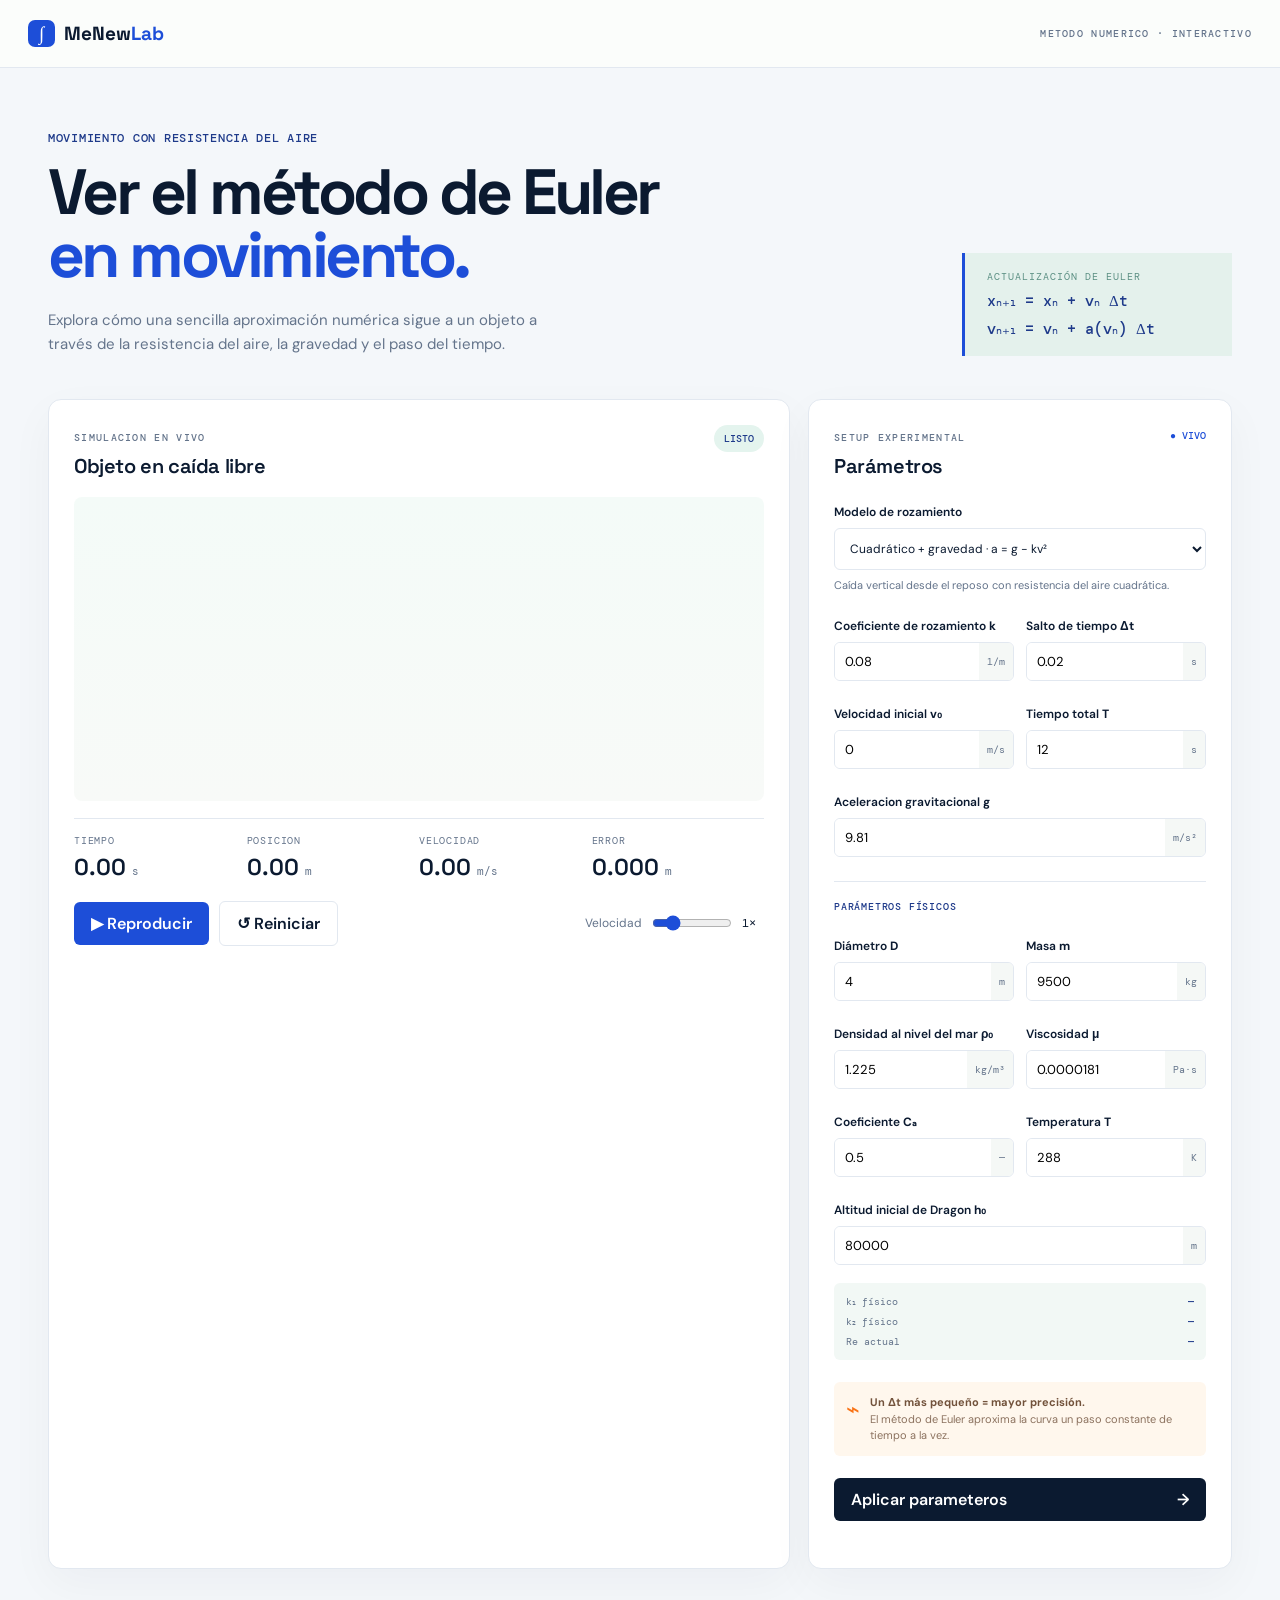
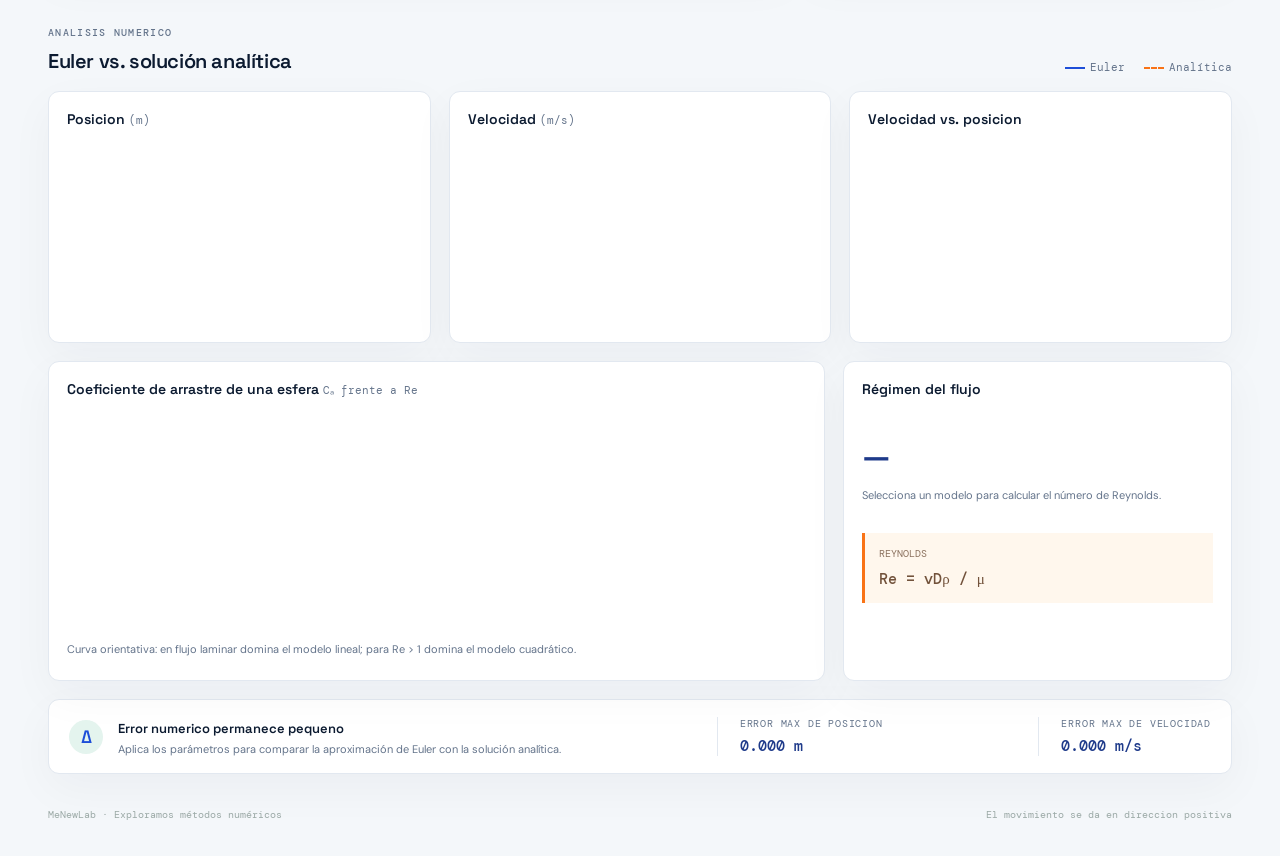
<file: index.html>
<!doctype html>
<html lang="en">

<head>
  <meta charset="utf-8">
  <meta name="viewport" content="width=device-width, initial-scale=1">
  <meta name="description"
    content="Simulación interactiva del método de Euler para el movimiento con resistencia aerodinámica.">
  <title>MeNewLab — Movimiento con rozamiento</title>
  <link rel="stylesheet" href="style.css">
</head>

<body>
  <header class="topbar">
    <div class="brand"><span class="brand-mark">∫</span><span>MeNew<span class="accent">Lab</span></span></div>
    <div class="eyebrow">METODO NUMERICO · INTERACTIVO</div>
  </header>

  <main class="shell">
    <section class="hero">
      <div>
        <p class="kicker">Movimiento con resistencia del aire</p>
        <h1>Ver el método de Euler<br><em>en movimiento.</em></h1>
        <p class="intro">
          Explora cómo una sencilla aproximación numérica sigue a un objeto a través de la resistencia del aire, la
          gravedad y el paso del tiempo.
        </p>
      </div>
      <div class="equation-card">
        <span>Actualización de Euler</span>
        <strong>xₙ₊₁ = xₙ + vₙ Δt</strong>
        <strong>vₙ₊₁ = vₙ + a(vₙ) Δt</strong>
      </div>
    </section>

    <section class="dashboard-grid">
      <article class="panel motion-panel">
        <div class="panel-heading">
          <div>
            <span class="section-label">SIMULACION EN VIVO</span>
            <h2 id="motionTitle">Objeto en caída libre</h2>
          </div>
          <span id="statusPill" class="status-pill">LISTO</span>
        </div>
        <canvas id="motionCanvas" aria-label="Visualización de movimiento animado"></canvas>
        <div class="metric-row">
          <div><span>TIEMPO</span><strong id="timeMetric">0.00 <small>s</small></strong></div>
          <div><span>POSICION</span><strong id="positionMetric">0.00 <small>m</small></strong></div>
          <div><span>VELOCIDAD</span><strong id="velocityMetric">0.00 <small>m/s</small></strong></div>
          <div><span>ERROR</span><strong id="errorMetric">0.000 <small>m</small></strong></div>
        </div>
        <div class="transport">
          <button id="playButton" class="primary-button">▶ <span>Reproducir</span></button>
          <button id="resetButton" class="secondary-button">↺ Reiniciar</button>
          <label class="speed-control">
            Velocidad
            <input id="speedInput" type="range" min="0.25" max="4" value="1" step="0.25">
            <output id="speedOutput">1×</output>
          </label>
        </div>
      </article>

      <aside class="panel controls-panel">
        <div class="panel-heading">
          <div>
            <span class="section-label">SETUP EXPERIMENTAL</span>
            <h2>Parámetros</h2>
          </div>
          <span class="live-dot">● VIVO</span>
        </div>
        <label class="field-label" for="modelSelect">Modelo de rozamiento</label>
        <select id="modelSelect">
          <option value="quadratic-gravity">Cuadrático + gravedad · a = g − kv²</option>
          <option value="linear-gravity">Lineal + gravedad · a = g − kv</option>
          <option value="quadratic">Cuadrático solamente · a = −kv²</option>
          <option value="linear">Lineal solamente · a = −kv</option>
          <option value="dragon">Dragon · atmósfera variable</option>
        </select>
        <p id="modelDescription" class="field-help">Caída vertical desde el reposo con resistencia del aire cuadrática.
        </p>
        <div class="fields-two">
          <label>
            <span>Coeficiente de rozamiento <b>k</b></span>
            <div class="input-unit">
              <input id="kInput" type="number" min="0.001" max="2" step="0.001" value="0.08">
              <i>1/m</i>
            </div>
          </label>
          <label>
            <span>Salto de tiempo <b>Δt</b></span>
            <div class="input-unit">
              <input id="dtInput" type="number" min="0.001" max="0.5" step="0.001" value="0.02">
              <i>s</i>
            </div>
          </label>
        </div>
        <div class="fields-two">
          <label>
            <span>Velocidad inicial <b>v₀</b></span>
            <div class="input-unit">
              <input id="v0Input" type="number" min="0" max="100" step="0.1" value="0">
              <i>m/s</i>
            </div>
          </label>
          <label>
            <span>Tiempo total <b>T</b></span>
            <div class="input-unit">
              <input id="totalTimeInput" type="number" min="0.5" max="5000" step="0.5" value="12">
              <i>s</i>
            </div>
          </label>
        </div>
        <label class="field-label" for="gInput">Aceleracion gravitacional <b>g</b></label>
        <div class="input-unit full">
          <input id="gInput" type="number" min="0" max="30" step="0.01" value="9.81">
          <i>m/s²</i>
        </div>
        <p class="subsection-label">Parámetros físicos</p>
        <div class="fields-two">
          <label>
            <span>Diámetro <b>D</b></span>
            <div class="input-unit">
              <input id="diameterInput" type="number" min="0.001" max="100" step="0.01" value="4">
              <i>m</i>
            </div>
          </label>
          <label>
            <span>Masa <b>m</b></span>
            <div class="input-unit">
              <input id="massInput" type="number" min="0.001" max="1000000" step="1" value="9500">
              <i>kg</i>
            </div>
          </label>
        </div>
        <div class="fields-two">
          <label>
            <span>Densidad al nivel del mar <b>ρ₀</b></span>
            <div class="input-unit">
              <input id="rhoInput" type="number" min="0.001" max="20" step="0.001" value="1.225">
              <i>kg/m³</i>
            </div>
          </label>
          <label>
            <span>Viscosidad <b>μ</b></span>
            <div class="input-unit">
              <input id="muInput" type="number" min="0.0000001" max="1" step="0.0000001" value="0.0000181">
              <i>Pa·s</i>
            </div>
          </label>
        </div>
        <div class="fields-two">
          <label>
            <span>Coeficiente <b>Cₐ</b></span>
            <div class="input-unit">
              <input id="caInput" type="number" min="0.01" max="5" step="0.01" value="0.5">
              <i>—</i>
            </div>
          </label>
          <label>
            <span>Temperatura <b>T</b></span>
            <div class="input-unit">
              <input id="atmoTempInput" type="number" min="100" max="500" step="1" value="288">
              <i>K</i>
            </div>
          </label>
        </div>
        <label class="field-label" for="altitudeInput">Altitud inicial de Dragon <b>h₀</b></label>
        <div class="input-unit full">
          <input id="altitudeInput" type="number" min="0" max="200000" step="100" value="80000">
          <i>m</i>
        </div>
        <div class="physical-output">
          <span>k₁ físico</span><strong id="physicalK1">—</strong>
          <span>k₂ físico</span><strong id="physicalK2">—</strong>
          <span>Re actual</span><strong id="reMetric">—</strong>
        </div>
        <div class="control-note">
          <span>⌁</span>
          <p>
            <strong>Un Δt más pequeño = mayor precisión.</strong><br>
            El método de Euler aproxima la curva un paso constante de tiempo a la vez.
          </p>
        </div>
        <button id="applyButton" class="apply-button">Aplicar parameteros <span>→</span></button>
        <p id="errorMessage" class="error-message" role="alert"></p>
      </aside>
    </section>

    <section class="charts-heading">
      <div>
        <span class="section-label">ANALISIS NUMERICO</span>
        <h2>Euler vs. solución analítica</h2>
      </div>
      <div class="legend">
        <span><i class="legend-line euler-line"></i>Euler</span>
        <span id="analyticalLegend"><i class="legend-line analytical-line"></i>Analítica</span>
      </div>
    </section>
    <section class="charts-grid">
      <article class="chart-card">
        <h3>Posicion <span>(m)</span></h3><canvas id="positionChart"></canvas>
      </article>
      <article class="chart-card">
        <h3>Velocidad <span>(m/s)</span></h3><canvas id="velocityChart"></canvas>
      </article>
      <article class="chart-card">
        <h3>Velocidad vs. posicion</h3><canvas id="phaseChart"></canvas>
      </article>
    </section>

    <section class="drag-analysis">
      <article class="chart-card drag-chart-card">
        <h3>Coeficiente de arrastre de una esfera <span>Cₐ frente a Re</span></h3>
        <canvas id="dragChart" aria-label="Gráfica del coeficiente de arrastre frente al número de Reynolds"></canvas>
        <p class="chart-note">Curva orientativa: en flujo laminar domina el modelo lineal; para Re &gt; 1 domina el
          modelo cuadrático.</p>
      </article>
      <article class="chart-card regime-card">
        <h3>Régimen del flujo</h3>
        <div class="regime-value" id="regimeValue">—</div>
        <p id="regimeText">Selecciona un modelo para calcular el número de Reynolds.</p>
        <div class="formula-box">
          <span>Reynolds</span>
          <strong>Re = vDρ / μ</strong>
        </div>
      </article>
    </section>

    <section class="insight-row">
      <div class="insight-icon">Δ</div>
      <div>
        <strong id="insightTitle">Error numerico permanece pequeno</strong>
        <p id="insightText">
          Aplica los parámetros para comparar la aproximación de Euler con la solución analítica.
        </p>
      </div>
      <div class="accuracy">
        <span>ERROR MAX DE POSICION</span>
        <strong id="maxPositionError">0.000 m</strong>
      </div>
      <div class="accuracy">
        <span>ERROR MAX DE VELOCIDAD</span>
        <strong id="maxVelocityError">0.000 m/s</strong>
      </div>
    </section>
    <footer>
      <span>MeNewLab · Exploramos métodos numéricos</span>
      <span>El movimiento se da en direccion positiva</span>
    </footer>
  </main>
  <script src="simulation.js"></script>
</body>

</html>
</file>
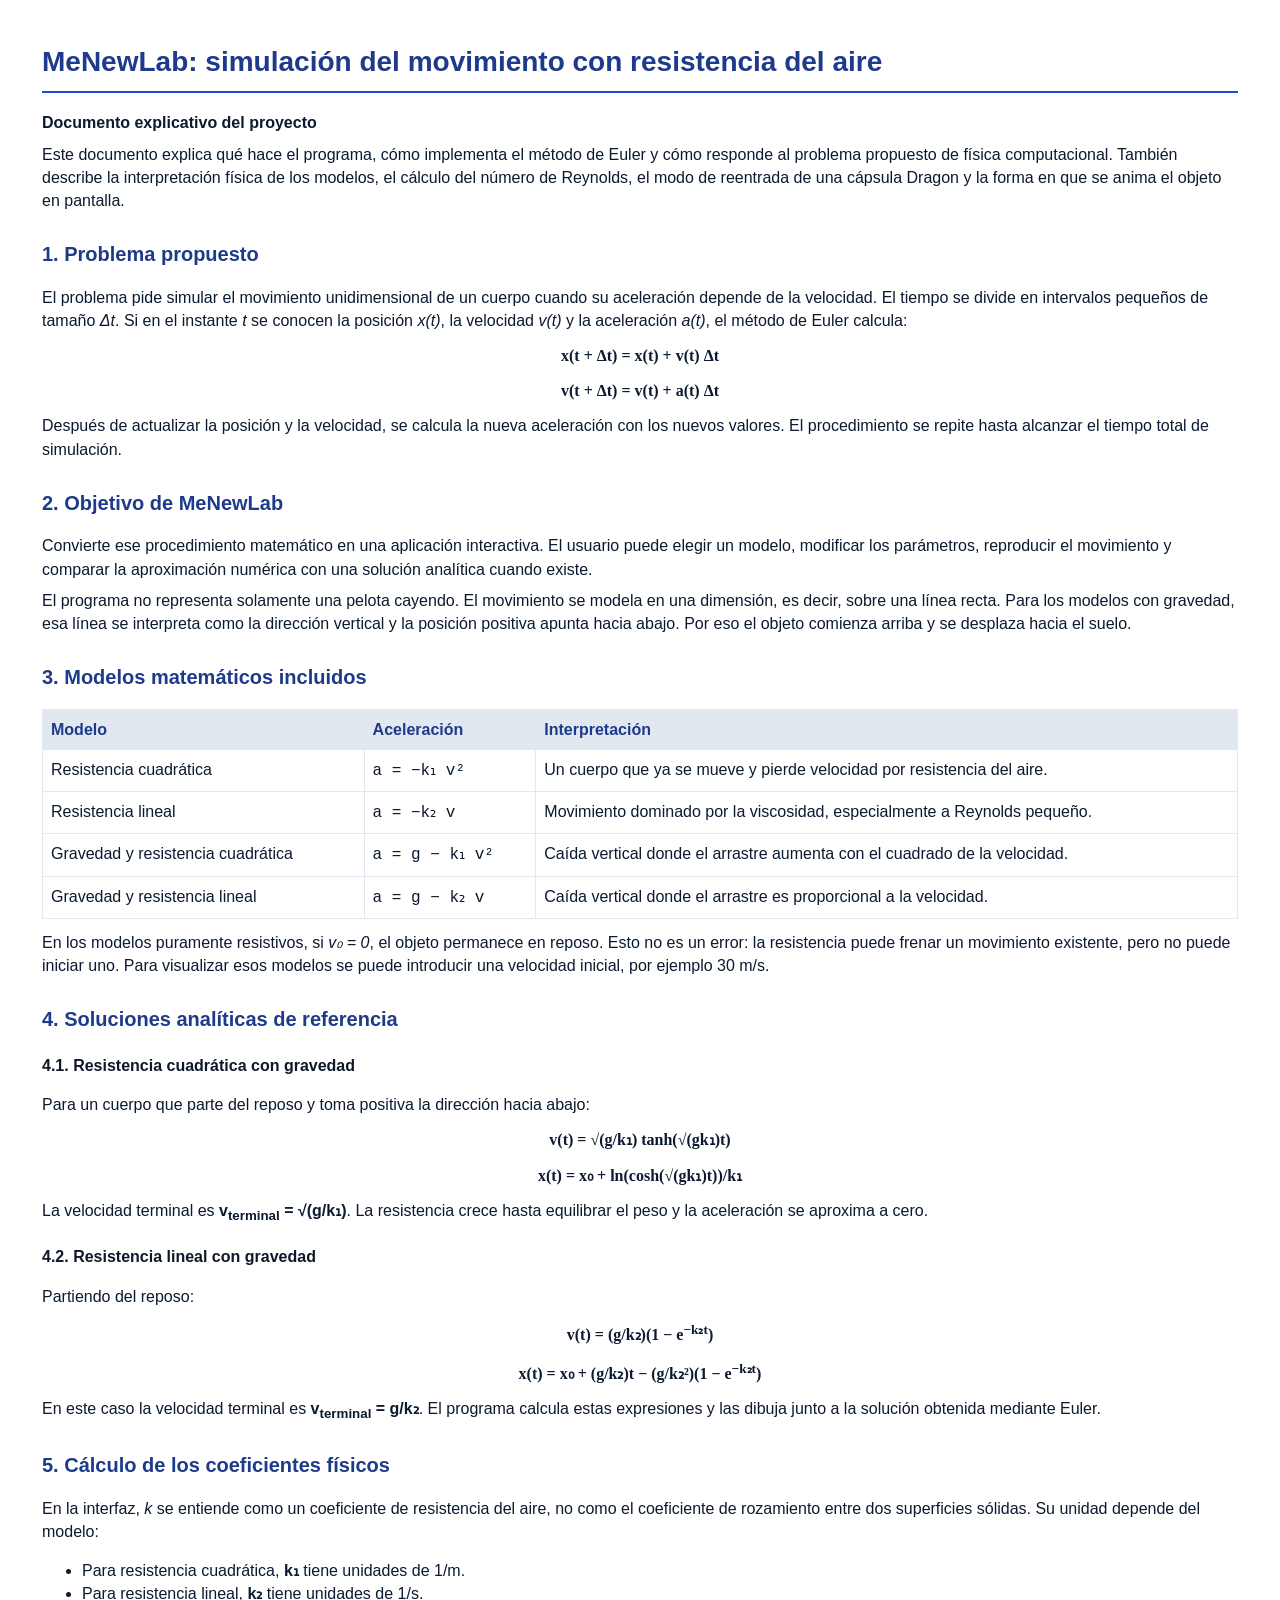
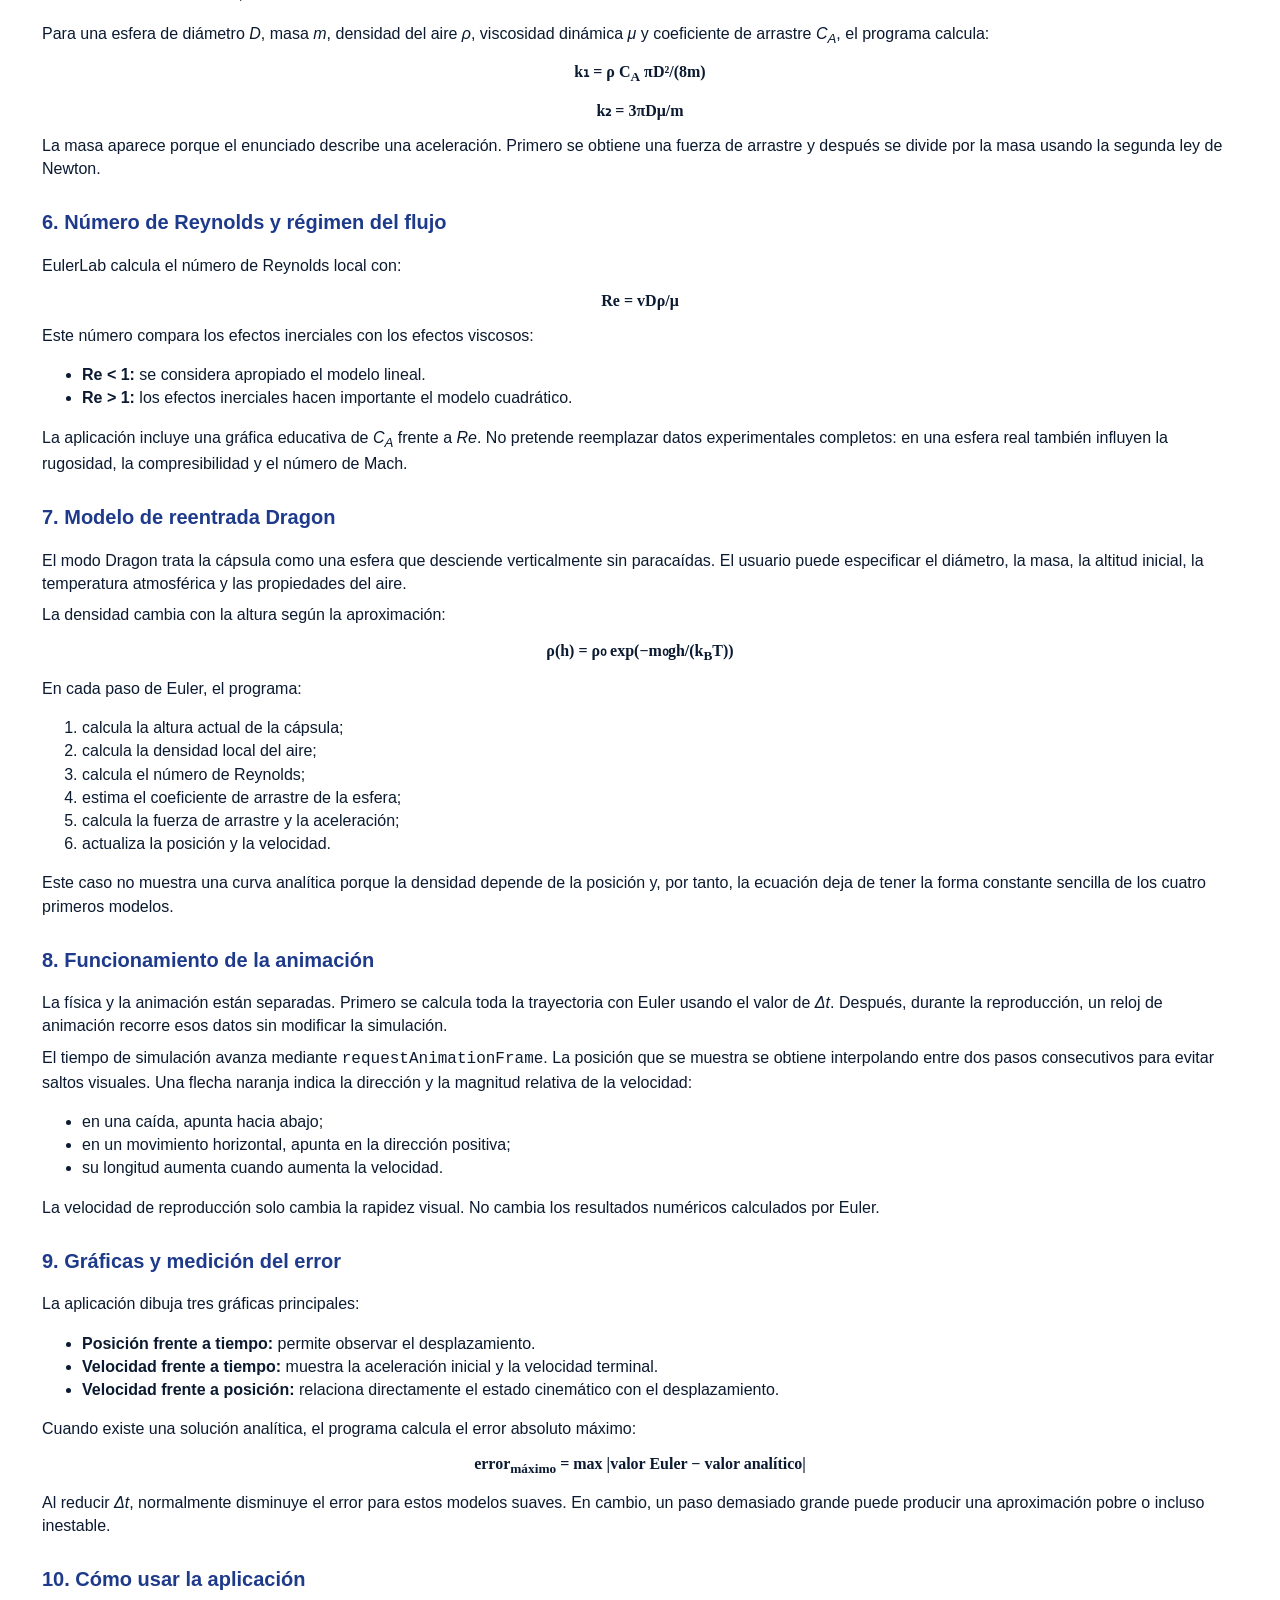
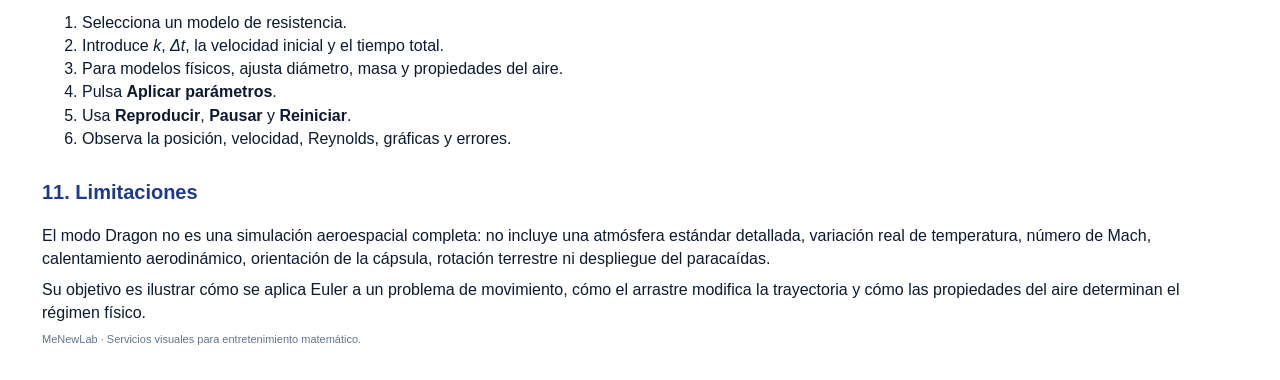
<file: MeNewLab_Explicacion.html>
<!doctype html>
<html lang="es">

<head>
  <meta charset="utf-8">
  <title>MenewLab: explicación del proyecto</title>
  <style>
    body {
      font-family: Arial, sans-serif;
      line-height: 1.45;
      color: #0b1a30;
      margin: 42px;
    }

    h1 {
      color: #1e3a8a;
      font-size: 28px;
      border-bottom: 2px solid #1d4ed8;
      padding-bottom: 8px;
    }

    h2 {
      color: #1e3a8a;
      font-size: 20px;
      margin-top: 28px;
    }

    h3 {
      color: #0f172a;
      font-size: 16px;
      margin-top: 20px;
    }

    p {
      margin: 8px 0;
    }

    code,
    pre {
      font-family: Menlo, monospace;
    }

    pre {
      background: #f4f7fa;
      padding: 12px;
      border-left: 3px solid #1d4ed8;
    }

    table {
      border-collapse: collapse;
      width: 100%;
      margin: 12px 0;
    }

    th,
    td {
      border: 1px solid #e2e8f0;
      padding: 8px;
      text-align: left;
      vertical-align: top;
    }

    th {
      background: #e2e8f0;
      color: #1e3a8a;
    }

    .note {
      background: #fff4e8;
      border-left: 4px solid #f97316;
      padding: 10px 14px;
    }

    .formula {
      text-align: center;
      font-family: Georgia, serif;
      font-size: 16px;
      margin: 12px;
    }

    .small {
      color: #64748b;
      font-size: 11px;
    }
  </style>
</head>

<body>
  <h1>MeNewLab: simulación del movimiento con resistencia del aire</h1>
  <p><strong>Documento explicativo del proyecto</strong></p>
  <p>Este documento explica qué hace el programa, cómo implementa el método de Euler y cómo responde al problema
    propuesto de física computacional. También describe la interpretación física de los modelos, el cálculo del número
    de Reynolds, el modo de reentrada de una cápsula Dragon y la forma en que se anima el objeto en pantalla.</p>

  <h2>1. Problema propuesto</h2>
  <p>El problema pide simular el movimiento unidimensional de un cuerpo cuando su aceleración depende de la velocidad.
    El tiempo se divide en intervalos pequeños de tamaño <em>Δt</em>. Si en el instante <em>t</em> se conocen la
    posición <em>x(t)</em>, la velocidad <em>v(t)</em> y la aceleración <em>a(t)</em>, el método de Euler calcula:</p>
  <p class="formula"><strong>x(t + Δt) = x(t) + v(t) Δt</strong></p>
  <p class="formula"><strong>v(t + Δt) = v(t) + a(t) Δt</strong></p>
  <p>Después de actualizar la posición y la velocidad, se calcula la nueva aceleración con los nuevos valores. El
    procedimiento se repite hasta alcanzar el tiempo total de simulación.</p>

  <h2>2. Objetivo de MeNewLab</h2>
  <p>Convierte ese procedimiento matemático en una aplicación interactiva. El usuario puede elegir un modelo,
    modificar los parámetros, reproducir el movimiento y comparar la aproximación numérica con una solución analítica
    cuando existe.</p>
  <p>El programa no representa solamente una pelota cayendo. El movimiento se modela en una dimensión, es decir, sobre
    una línea recta. Para los modelos con gravedad, esa línea se interpreta como la dirección vertical y la posición
    positiva apunta hacia abajo. Por eso el objeto comienza arriba y se desplaza hacia el suelo.</p>

  <h2>3. Modelos matemáticos incluidos</h2>
  <table>
    <tr>
      <th>Modelo</th>
      <th>Aceleración</th>
      <th>Interpretación</th>
    </tr>
    <tr>
      <td>Resistencia cuadrática</td>
      <td><code>a = −k₁ v²</code></td>
      <td>Un cuerpo que ya se mueve y pierde velocidad por resistencia del aire.</td>
    </tr>
    <tr>
      <td>Resistencia lineal</td>
      <td><code>a = −k₂ v</code></td>
      <td>Movimiento dominado por la viscosidad, especialmente a Reynolds pequeño.</td>
    </tr>
    <tr>
      <td>Gravedad y resistencia cuadrática</td>
      <td><code>a = g − k₁ v²</code></td>
      <td>Caída vertical donde el arrastre aumenta con el cuadrado de la velocidad.</td>
    </tr>
    <tr>
      <td>Gravedad y resistencia lineal</td>
      <td><code>a = g − k₂ v</code></td>
      <td>Caída vertical donde el arrastre es proporcional a la velocidad.</td>
    </tr>
  </table>
  <p>En los modelos puramente resistivos, si <em>v₀ = 0</em>, el objeto permanece en reposo. Esto no es un error: la
    resistencia puede frenar un movimiento existente, pero no puede iniciar uno. Para visualizar esos modelos se puede
    introducir una velocidad inicial, por ejemplo 30 m/s.</p>

  <h2>4. Soluciones analíticas de referencia</h2>
  <h3>4.1. Resistencia cuadrática con gravedad</h3>
  <p>Para un cuerpo que parte del reposo y toma positiva la dirección hacia abajo:</p>
  <p class="formula"><strong>v(t) = √(g/k₁) tanh(√(gk₁)t)</strong></p>
  <p class="formula"><strong>x(t) = x₀ + ln(cosh(√(gk₁)t))/k₁</strong></p>
  <p>La velocidad terminal es <strong>v<sub>terminal</sub> = √(g/k₁)</strong>. La resistencia crece hasta equilibrar el
    peso y la aceleración se aproxima a cero.</p>

  <h3>4.2. Resistencia lineal con gravedad</h3>
  <p>Partiendo del reposo:</p>
  <p class="formula"><strong>v(t) = (g/k₂)(1 − e<sup>−k₂t</sup>)</strong></p>
  <p class="formula"><strong>x(t) = x₀ + (g/k₂)t − (g/k₂²)(1 − e<sup>−k₂t</sup>)</strong></p>
  <p>En este caso la velocidad terminal es <strong>v<sub>terminal</sub> = g/k₂</strong>. El programa calcula estas
    expresiones y las dibuja junto a la solución obtenida mediante Euler.</p>

  <h2>5. Cálculo de los coeficientes físicos</h2>
  <p>En la interfaz, <em>k</em> se entiende como un coeficiente de resistencia del aire, no como el coeficiente de
    rozamiento entre dos superficies sólidas. Su unidad depende del modelo:</p>
  <ul>
    <li>Para resistencia cuadrática, <strong>k₁</strong> tiene unidades de 1/m.</li>
    <li>Para resistencia lineal, <strong>k₂</strong> tiene unidades de 1/s.</li>
  </ul>
  <p>Para una esfera de diámetro <em>D</em>, masa <em>m</em>, densidad del aire <em>ρ</em>, viscosidad dinámica
    <em>μ</em> y coeficiente de arrastre <em>C<sub>A</sub></em>, el programa calcula:
  </p>
  <p class="formula"><strong>k₁ = ρ C<sub>A</sub> πD²/(8m)</strong></p>
  <p class="formula"><strong>k₂ = 3πDμ/m</strong></p>
  <p>La masa aparece porque el enunciado describe una aceleración. Primero se obtiene una fuerza de arrastre y después
    se divide por la masa usando la segunda ley de Newton.</p>

  <h2>6. Número de Reynolds y régimen del flujo</h2>
  <p>EulerLab calcula el número de Reynolds local con:</p>
  <p class="formula"><strong>Re = vDρ/μ</strong></p>
  <p>Este número compara los efectos inerciales con los efectos viscosos:</p>
  <ul>
    <li><strong>Re &lt; 1:</strong> se considera apropiado el modelo lineal.</li>
    <li><strong>Re &gt; 1:</strong> los efectos inerciales hacen importante el modelo cuadrático.</li>
  </ul>
  <p>La aplicación incluye una gráfica educativa de <em>C<sub>A</sub></em> frente a <em>Re</em>. No pretende reemplazar
    datos experimentales completos: en una esfera real también influyen la rugosidad, la compresibilidad y el número de
    Mach.</p>

  <h2>7. Modelo de reentrada Dragon</h2>
  <p>El modo Dragon trata la cápsula como una esfera que desciende verticalmente sin paracaídas. El usuario puede
    especificar el diámetro, la masa, la altitud inicial, la temperatura atmosférica y las propiedades del aire.</p>
  <p>La densidad cambia con la altura según la aproximación:</p>
  <p class="formula"><strong>ρ(h) = ρ₀ exp(−m₀gh/(k<sub>B</sub>T))</strong></p>
  <p>En cada paso de Euler, el programa:</p>
  <ol>
    <li>calcula la altura actual de la cápsula;</li>
    <li>calcula la densidad local del aire;</li>
    <li>calcula el número de Reynolds;</li>
    <li>estima el coeficiente de arrastre de la esfera;</li>
    <li>calcula la fuerza de arrastre y la aceleración;</li>
    <li>actualiza la posición y la velocidad.</li>
  </ol>
  <p>Este caso no muestra una curva analítica porque la densidad depende de la posición y, por tanto, la ecuación deja
    de tener la forma constante sencilla de los cuatro primeros modelos.</p>

  <h2>8. Funcionamiento de la animación</h2>
  <p>La física y la animación están separadas. Primero se calcula toda la trayectoria con Euler usando el valor de
    <em>Δt</em>. Después, durante la reproducción, un reloj de animación recorre esos datos sin modificar la simulación.
  </p>
  <p>El tiempo de simulación avanza mediante <code>requestAnimationFrame</code>. La posición que se muestra se obtiene
    interpolando entre dos pasos consecutivos para evitar saltos visuales. Una flecha naranja indica la dirección y la
    magnitud relativa de la velocidad:</p>
  <ul>
    <li>en una caída, apunta hacia abajo;</li>
    <li>en un movimiento horizontal, apunta en la dirección positiva;</li>
    <li>su longitud aumenta cuando aumenta la velocidad.</li>
  </ul>
  <p>La velocidad de reproducción solo cambia la rapidez visual. No cambia los resultados numéricos calculados por
    Euler.</p>

  <h2>9. Gráficas y medición del error</h2>
  <p>La aplicación dibuja tres gráficas principales:</p>
  <ul>
    <li><strong>Posición frente a tiempo:</strong> permite observar el desplazamiento.</li>
    <li><strong>Velocidad frente a tiempo:</strong> muestra la aceleración inicial y la velocidad terminal.</li>
    <li><strong>Velocidad frente a posición:</strong> relaciona directamente el estado cinemático con el desplazamiento.
    </li>
  </ul>
  <p>Cuando existe una solución analítica, el programa calcula el error absoluto máximo:</p>
  <p class="formula"><strong>error<sub>máximo</sub> = max |valor Euler − valor analítico|</strong></p>
  <p>Al reducir <em>Δt</em>, normalmente disminuye el error para estos modelos suaves. En cambio, un paso demasiado
    grande puede producir una aproximación pobre o incluso inestable.</p>

  <h2>10. Cómo usar la aplicación</h2>
  <ol>
    <li>Selecciona un modelo de resistencia.</li>
    <li>Introduce <em>k</em>, <em>Δt</em>, la velocidad inicial y el tiempo total.</li>
    <li>Para modelos físicos, ajusta diámetro, masa y propiedades del aire.</li>
    <li>Pulsa <strong>Aplicar parámetros</strong>.</li>
    <li>Usa <strong>Reproducir</strong>, <strong>Pausar</strong> y <strong>Reiniciar</strong>.</li>
    <li>Observa la posición, velocidad, Reynolds, gráficas y errores.</li>
  </ol>

  <h2>11. Limitaciones</h2>
  <p>El modo Dragon no es una simulación aeroespacial completa: no incluye una
    atmósfera estándar detallada, variación real de temperatura, número de Mach, calentamiento aerodinámico, orientación
    de la cápsula, rotación terrestre ni despliegue del paracaídas.</p>
  <p>Su objetivo es ilustrar cómo se aplica Euler a un problema de movimiento, cómo el arrastre modifica
    la trayectoria y cómo las propiedades del aire determinan el régimen físico.</p>

  <p class="small">MeNewLab · Servicios visuales para entretenimiento matemático.</p>
</body>

</html>
</file>
<file: style.css>
/*GOD*/
@import url('https://fonts.googleapis.com/css2?family=DM+Mono:wght@400;500&family=DM+Sans:wght@400;500;600;700&family=Space+Grotesk:wght@500;600;700&display=swap');

:root {
  --ink: #0b1a30;
  --muted: #64748b;
  --line: #e2e8f0;
  --paper: #f4f7fa;
  --card: #ffffff;
  --teal: #1d4ed8;
  --teal-dark: #1e3a8a;
  --orange: #f97316;
  --navy: #0f172a;
  --shadow: 0 15px 45px #0b1a300a
}

* {
  box-sizing: border-box
}

body {
  margin: 0;
  color: var(--ink);
  background: var(--paper);
  font-family: 'DM Sans', sans-serif
}

button,
input,
select {
  font: inherit
}

.topbar {
  height: 68px;
  border-bottom: 1px solid var(--line);
  display: flex;
  align-items: center;
  justify-content: space-between;
  padding: 0 max(28px, calc((100% - 1240px)/2));
  background: #fbfdfb
}

.brand {
  font: 700 19px 'Space Grotesk';
  display: flex;
  gap: 9px;
  align-items: center
}

.brand-mark {
  background: var(--teal);
  color: white;
  border-radius: 7px;
  width: 27px;
  height: 27px;
  text-align: center;
  line-height: 27px;
  font-family: serif;
  font-size: 19px
}

.accent {
  color: var(--teal)
}

.eyebrow,
.section-label {
  font: 500 10px 'DM Mono';
  letter-spacing: .13em;
  color: var(--muted)
}

.shell {
  max-width: 1240px;
  margin: auto;
  padding: 62px 28px 35px
}

.hero {
  display: flex;
  justify-content: space-between;
  gap: 40px;
  align-items: flex-end;
  margin-bottom: 43px
}

.kicker {
  font: 500 12px 'DM Mono';
  color: var(--teal-dark);
  letter-spacing: .06em;
  margin: 0 0 15px;
  text-transform: uppercase
}

.hero h1 {
  font: 700 clamp(40px, 5vw, 66px)/.99 'Space Grotesk';
  letter-spacing: -.055em;
  margin: 0
}

.hero h1 em {
  font-style: normal;
  color: var(--teal)
}

.intro {
  max-width: 520px;
  color: var(--muted);
  font-size: 15px;
  line-height: 1.6;
  margin: 20px 0 0
}

.equation-card {
  background: #e4f1ec;
  border-left: 3px solid var(--teal);
  padding: 17px 22px;
  min-width: 270px;
  display: grid;
  gap: 8px;
  color: var(--teal-dark)
}

.equation-card span {
  font: 10px 'DM Mono';
  letter-spacing: .1em;
  text-transform: uppercase;
  color: #5b8f83
}

.equation-card strong {
  font: 15px 'DM Mono';
  font-weight: 500
}

.dashboard-grid {
  display: grid;
  grid-template-columns: 1.75fr 1fr;
  gap: 18px
}

.panel,
.chart-card,
.insight-row {
  background: var(--card);
  border: 1px solid var(--line);
  box-shadow: var(--shadow)
}

.panel {
  border-radius: 13px
}

.motion-panel {
  padding: 25px 25px 18px
}

.controls-panel {
  padding: 25px 25px 24px
}

.panel-heading {
  display: flex;
  justify-content: space-between;
  align-items: flex-start
}

.panel-heading h2,
.charts-heading h2 {
  font: 600 20px 'Space Grotesk';
  margin: 7px 0 0;
  letter-spacing: -.02em
}

.status-pill {
  font: 500 10px 'DM Mono';
  color: var(--teal-dark);
  background: #e4f4ee;
  border-radius: 20px;
  padding: 7px 10px
}

.live-dot {
  font: 500 10px 'DM Mono';
  color: var(--teal);
  padding-top: 4px
}

.motion-panel canvas {
  display: block;
  width: 100%;
  height: 304px;
  margin: 18px 0 0;
  background: linear-gradient(180deg, #f4fbf8, #f8faf8);
  border-radius: 8px
}

.metric-row {
  display: grid;
  grid-template-columns: repeat(4, 1fr);
  border-top: 1px solid var(--line);
  margin-top: 17px;
  padding-top: 15px
}

.metric-row span,
.accuracy span {
  display: block;
  font: 10px 'DM Mono';
  letter-spacing: .08em;
  color: var(--muted)
}

.metric-row strong {
  display: block;
  font: 600 23px 'Space Grotesk';
  margin-top: 5px
}

.metric-row small {
  font: 400 11px 'DM Mono';
  color: var(--muted)
}

.transport {
  display: flex;
  gap: 10px;
  align-items: center;
  margin-top: 19px
}

.primary-button,
.secondary-button,
.apply-button {
  border: 0;
  border-radius: 6px;
  padding: 11px 17px;
  cursor: pointer;
  font-weight: 600
}

.primary-button {
  background: var(--teal);
  color: white
}

.primary-button:hover,
.apply-button:hover {
  background: var(--teal-dark)
}

.secondary-button {
  background: white;
  border: 1px solid var(--line);
  color: var(--ink)
}

.speed-control {
  display: flex;
  align-items: center;
  gap: 8px;
  margin-left: auto;
  color: var(--muted);
  font-size: 12px
}

.speed-control input {
  width: 80px;
  accent-color: var(--teal)
}

.speed-control output {
  color: var(--ink);
  font-family: 'DM Mono';
  width: 22px
}

.field-label,
.controls-panel label>span {
  display: block;
  font-size: 12px;
  font-weight: 600;
  margin: 25px 0 8px
}

.controls-panel select {
  width: 100%;
  padding: 11px;
  border: 1px solid var(--line);
  border-radius: 6px;
  background: white;
  color: var(--ink);
  font-size: 12px
}

.field-help {
  font-size: 11px;
  color: var(--muted);
  line-height: 1.4;
  margin: 8px 0 0
}

.fields-two {
  display: grid;
  grid-template-columns: 1fr 1fr;
  gap: 12px
}

.fields-two label>span {
  margin-bottom: 8px
}

.input-unit {
  display: flex;
  border: 1px solid var(--line);
  border-radius: 6px;
  overflow: hidden;
  background: #fff
}

.input-unit input {
  min-width: 0;
  width: 100%;
  border: 0;
  padding: 10px;
  font-size: 13px;
  outline: 0
}

.input-unit:focus-within {
  border-color: var(--teal)
}

.input-unit i {
  font: 10px 'DM Mono';
  font-style: normal;
  color: var(--muted);
  background: #f5f8f6;
  display: flex;
  align-items: center;
  padding: 0 8px
}

.full {
  width: 100%
}

.control-note {
  display: flex;
  gap: 10px;
  background: #fff7ed;
  border-radius: 6px;
  margin-top: 22px;
  padding: 12px
}

.control-note span {
  color: var(--orange);
  font-size: 23px
}

.control-note p {
  font-size: 11px;
  line-height: 1.5;
  color: #8c725f;
  margin: 0
}

.control-note strong {
  color: #72523b
}

.apply-button {
  width: 100%;
  margin-top: 22px;
  background: var(--ink);
  color: white;
  display: flex;
  justify-content: space-between
}

.error-message {
  color: #c34e3d;
  min-height: 14px;
  font-size: 11px;
  margin: 9px 0 0
}

.charts-heading {
  display: flex;
  justify-content: space-between;
  align-items: end;
  margin: 51px 0 17px
}

.legend {
  display: flex;
  gap: 19px;
  font: 11px 'DM Mono';
  color: var(--muted)
}

.legend-line {
  display: inline-block;
  width: 20px;
  border-top: 2px solid var(--teal);
  vertical-align: middle;
  margin-right: 5px
}

.analytical-line {
  border-top: 2px dashed var(--orange)
}

.charts-grid {
  display: grid;
  grid-template-columns: repeat(3, 1fr);
  gap: 18px
}

.chart-card {
  border-radius: 11px;
  padding: 18px 18px 12px
}

.chart-card h3 {
  font: 600 14px 'Space Grotesk';
  margin: 0
}

.chart-card h3 span {
  font: 400 11px 'DM Mono';
  color: var(--muted)
}

.chart-card canvas {
  display: block;
  width: 100%;
  height: 190px;
  margin-top: 12px
}

.insight-row {
  display: flex;
  align-items: center;
  gap: 15px;
  margin-top: 18px;
  padding: 17px 20px;
  border-radius: 11px
}

.insight-icon {
  display: grid;
  place-items: center;
  width: 34px;
  height: 34px;
  background: #e4f4ee;
  color: var(--teal);
  font: 600 18px 'Space Grotesk';
  border-radius: 50%
}

.insight-row strong {
  font: 600 13px 'Space Grotesk'
}

.insight-row p {
  font-size: 11px;
  color: var(--muted);
  margin: 4px 0 0
}

.accuracy {
  margin-left: auto;
  padding-left: 22px;
  border-left: 1px solid var(--line)
}

.accuracy strong {
  display: block;
  font: 500 15px 'DM Mono';
  margin-top: 6px;
  color: var(--teal-dark)
}

footer {
  display: flex;
  justify-content: space-between;
  color: #9ba9a6;
  font: 10px 'DM Mono';
  margin-top: 34px
}

@media(max-width:850px) {
  .hero {
    display: block
  }

  .equation-card {
    margin-top: 25px
  }

  .dashboard-grid,
  .charts-grid {
    grid-template-columns: 1fr
  }

  .charts-heading {
    margin-top: 36px
  }

  .accuracy {
    margin-left: 0
  }

  .insight-row {
    flex-wrap: wrap
  }

}

@media(max-width:560px) {
  .shell {
    padding: 38px 16px
  }

  .topbar {
    padding: 0 16px
  }

  .eyebrow {
    display: none
  }

  .metric-row {
    grid-template-columns: 1fr 1fr;
    gap: 17px
  }

  .motion-panel,
  .controls-panel {
    padding: 18px
  }

  .transport {
    flex-wrap: wrap
  }

  .speed-control {
    margin-left: 0;
    width: 100%
  }

  .fields-two {
    gap: 8px
  }

  .hero h1 {
    font-size: 45px
  }

  .legend {
    gap: 7px
  }


  footer {
    display: block;
    line-height: 2
  }



}

.subsection-label {
  margin: 24px 0 0;
  padding-top: 18px;
  border-top: 1px solid var(--line);
  color: var(--teal-dark);
  font: 500 10px 'DM Mono';
  letter-spacing: .08em;
  text-transform: uppercase;
}

.physical-output {
  display: grid;
  grid-template-columns: 1fr auto;
  gap: 7px 12px;
  margin-top: 18px;
  padding: 12px;
  border-radius: 6px;
  background: #f2f8f5;
  font: 10px 'DM Mono';
}

.physical-output span {
  color: var(--muted);
}

.physical-output strong {
  color: var(--teal-dark);
  font-weight: 500;
}

.drag-analysis {
  display: grid;
  grid-template-columns: 2fr 1fr;
  gap: 18px;
  margin-top: 18px;
}

.drag-chart-card canvas {
  height: 220px;
}

.chart-note,
.regime-card p {
  color: var(--muted);
  font-size: 11px;
  line-height: 1.5;
}

.regime-value {
  margin-top: 38px;
  color: var(--teal-dark);
  font: 600 32px 'Space Grotesk';
}

.formula-box {
  margin-top: 30px;
  padding: 14px;
  border-left: 3px solid var(--orange);
  background: #fff7ed;
}

.formula-box span {
  display: block;
  margin-bottom: 8px;
  color: #8c725f;
  font: 10px 'DM Mono';
  text-transform: uppercase;
}

.formula-box strong {
  font: 500 15px 'DM Mono';
  color: #72523b;
}

@media(max-width:850px) {
  .drag-analysis {
    grid-template-columns: 1fr;
  }
}
</file>
